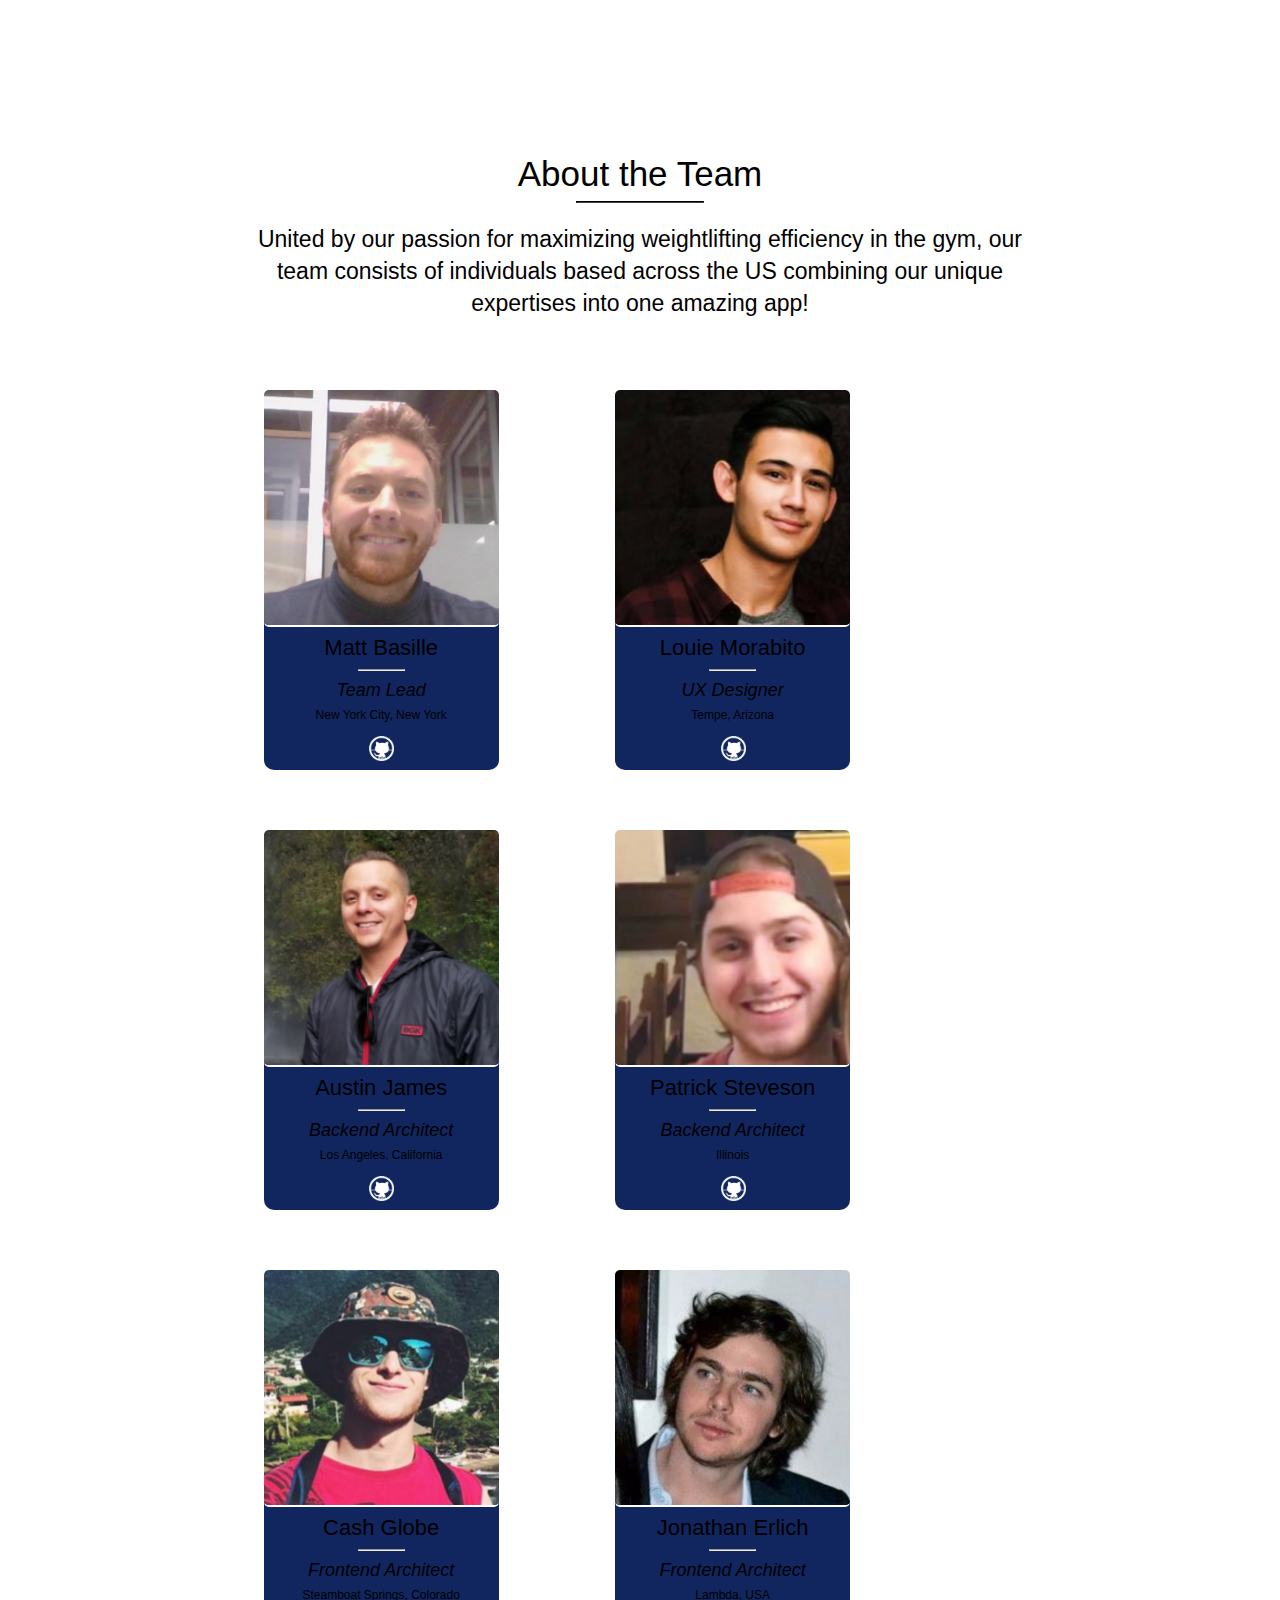
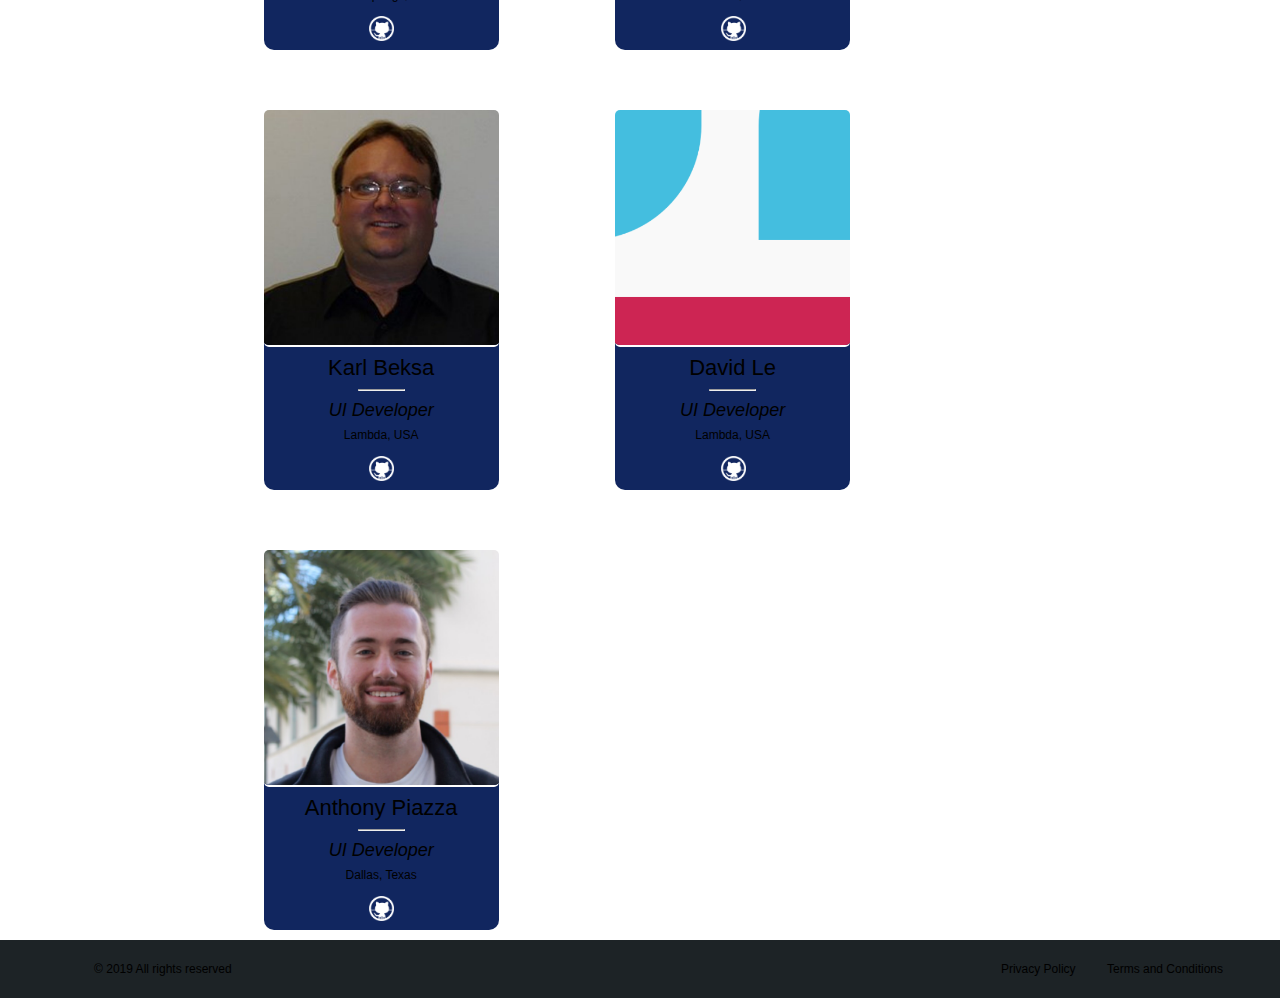
<file: about.html>
<!doctype html>

<html lang="en">
<head>
  <meta charset="utf-8">
  <meta name= "viewport" content="width=device-width, initial-scale=1.0">
  <title>About LambdaFit</title>

  <link rel="stylesheet" href="css/index.css">
  <link href="https://fonts.googleapis.com/css?family=Karla&display=swap" rel="stylesheet">
</head>
<body>
  <script defer="defer" src="./js/about.js"></script>
  <header>
      <section class="nav-bar dropdown">
        <a class="nav-items dropdown-button"><h1>LambdaFIT</h1></a>
        <nav class="nav dropdown-content dropdown-hidden">
          <a class="nav-items dropdown-link" href="index.html">Home</a>
          <a class="nav-items dropdown-link" href="about.html">About</a>      
          <a class="nav-items dropdown-link" href="https://boring-euclid-601ad3.netlify.com/">Register</a>
        </nav>
      </section>  
    </header>
  <section class="team-member-headline">
    <div>
      <h1>About the Team</h1>
      <hr>
      <p>United by our passion for maximizing weightlifting efficiency in the gym, our team consists of individuals based across the US combining our unique expertises into one amazing app!</p>
    </div>
  </section>
<section class="profiles">
    <section class="team-member border-blank">
      <div class="team-image">
        <img src="img/matt.png" alt="Matt Basille">
      </div>
      <div class="team-member-info">
        <h2>Matt Basille</h2>
        <hr>
        <h3>Team Lead</h3>
        <p>New York City, New York</p>
        <a href="https://github.com/mattbasile"><img src="img/github.png" alt="Github Logo"></a>
      </div>
    </section>
    
    <section class="team-member border-blank">
      <div class="team-image">
        <img src="img/louie.png" alt="Louie Morabito">
      </div>
      <div class="team-member-info">
        <h2>Louie Morabito</h2>
        <hr>
        <h3>UX Designer</h3>
        <p>Tempe, Arizona</p>
        <a href="https://github.com/1ouie"><img src="img/github.png" alt="Github Logo"></a>
      </div>
    </section>

    <section class="team-member border-blank">
      <div class="team-image">
        <img src="img/austin.png" alt="Austin James">
      </div>
      <div class="team-member-info">
        <h2>Austin James</h2>
        <hr>
        <h3>Backend Architect</h3>
        <p>Los Angeles, California</p>
        <a href="https://github.com/AJLambda"><img src="img/github.png" alt="Github Logo"></a>
      </div>
    </section>

    <section class="team-member border-blank">
      <div class="team-image">
        <img src="img/patrick.png" alt="Patrick Steveson">
      </div>
      <div class="team-member-info">
        <h2>Patrick Steveson</h2>
        <hr>
        <h3>Backend Architect</h3>
        <p>Illinois</p>
        <a href="https://github.com/Mrsteveson"><img src="img/github.png" alt="Github Logo"></a>
      </div>
    </section>

    <section class="team-member border-blank">
      <div class="team-image">
        <img src="img/cash.png" alt="Cash Globe">
      </div>
      <div class="team-member-info">
        <h2>Cash Globe</h2>
        <hr>
        <h3>Frontend Architect</h3>
        <p>Steamboat Springs, Colorado</p>
        <a href="https://github.com/cashcoder88"><img src="img/github.png" alt="Github Logo"></a>
      </div>
    </section>

    <section class="team-member border-blank">
      <div class="team-image">
        <img src="img/jonathan.png" alt="Jonathan Erlich">
      </div>
      <div class="team-member-info">
        <h2>Jonathan Erlich</h2>
        <hr>
        <h3>Frontend Architect</h3>
        <p>Lambda, USA</p>
        <a href="#"><img src="img/github.png" alt="Github Logo"></a>
      </div>
    </section>

    <section class="team-member border-blank">
      <div class="team-image">
        <img src="img/karl.png" alt="Karl Beksa">
      </div>
      <div class="team-member-info">
        <h2>Karl Beksa</h2>
        <hr>
        <h3>UI Developer</h3>
        <p>Lambda, USA</p>
        <a href="https://github.com/karl2365"><img src="img/github.png" alt="Github Logo"></a>
      </div>
    </section>   

    <section class="team-member border-blank">
      <div class="team-image">
        <img src="img/david.png" alt="David Le">
      </div>
      <div class="team-member-info">
        <h2>David Le</h2>
        <hr>
        <h3>UI Developer</h3>
        <p>Lambda, USA</p>
        <a href="https://github.com/davidl702"><img src="img/github.png" alt="Github Logo"></a>
      </div>
    </section>

    <section class="team-member border-blank">
      <div class="team-image">
        <img src="img/anthony.png" alt="Anthony Piazza">
      </div>
      <div class="team-member-info">
        <h2>Anthony Piazza</h2>
        <hr>
        <h3>UI Developer</h3>
        <p>Dallas, Texas</p>
        <a href="https://github.com/anthonypiazza"><img src="img/github.png" alt="Github Logo"></a>
      </div>
    </section>  
  </section>                  
</body>
<footer>
    <div class="copyright">
      <p>©  2019 All rights reserved</p>
    </div>  
    <div class="disclaimers">  
      <a class="privacy">Privacy Policy</a>
      <a>Terms and Conditions</a>
    </div>
  </footer>
</file>
<file: css/index.css>
/* http://meyerweb.com/eric/tools/css/reset/ 
   v2.0 | 20110126
   License: none (public domain)
*/
html,
body,
div,
span,
applet,
object,
iframe,
h1,
h2,
h3,
h4,
h5,
h6,
p,
blockquote,
pre,
a,
abbr,
acronym,
address,
big,
cite,
code,
del,
dfn,
em,
img,
ins,
kbd,
q,
s,
samp,
small,
strike,
strong,
sub,
sup,
tt,
var,
b,
u,
i,
center,
dl,
dt,
dd,
ol,
ul,
li,
fieldset,
form,
label,
legend,
table,
caption,
tbody,
tfoot,
thead,
tr,
th,
td,
article,
aside,
canvas,
details,
embed,
figure,
figcaption,
footer,
header,
hgroup,
menu,
nav,
output,
ruby,
section,
summary,
time,
mark,
audio,
video {
  margin: 0;
  padding: 0;
  border: 0;
  font-size: 100%;
  font: inherit;
  vertical-align: baseline;
}
/* HTML5 display-role reset for older browsers */
article,
aside,
details,
figcaption,
figure,
footer,
header,
hgroup,
menu,
nav,
section {
  display: block;
}
body {
  line-height: 1;
}
ol,
ul {
  list-style: none;
}
blockquote,
q {
  quotes: none;
}
blockquote:before,
blockquote:after,
q:before,
q:after {
  content: '';
  content: none;
}
table {
  border-collapse: collapse;
  border-spacing: 0;
}
* {
  box-sizing: border-box;
}
html {
  font-size: 62.5%;
  max-width: 3000px;
}
html,
body {
  font-family: 'Montserrat', sans-serif;
  margin: 0 auto;
}
img {
  max-width: 100%;
  height: auto;
}
body {
  box-sizing: border-box;
  max-width: 1440px;
  margin: 0px auto;
}
.nav-bar {
  display: flex;
  justify-content: space-between;
  padding: 20px 0%;
}
.nav-bar .nav {
  width: 33%;
  margin-left: 2.8%;
  margin-top: 5px;
}
.nav-bar .nav a {
  text-decoration: none;
  color: black;
  padding-right: 6.3%;
  justify-content: space-evenly;
  font-size: 1.6rem;
}
.nav-bar div {
  width: 33%;
}
.nav-bar div .nav-logo > h1 {
  font-family: 'Montserrat', sans-serif;
  font-style: normal;
  font-weight: bold;
  font-size: 24.5px;
  text-align: center;
  text-transform: uppercase;
  margin-right: 8.2%;
}
.nav-bar div .cta {
  margin-left: 61.5%;
}
.nav-bar div .cta button {
  margin-top: -8px;
  padding: 10px 8.8%;
  border-radius: 5px;
  background-color: black;
  font-family: 'Montserrat', sans-serif;
  text-decoration: none;
  color: white;
  cursor: pointer;
}
.hero-content {
  margin-top: -9px;
  display: flex;
  flex-direction: column;
  background-color: black;
}
.hero-content .hero-text div > h1 {
  text-align: center;
  font-size: 5rem;
  font-family: 'Montserrat', sans-serif;
  margin-top: 83px;
  color: white;
}
.hero-content .hero-text div > p {
  text-align: center;
  padding: 0px 30%;
  font-size: 2rem;
  margin-top: 14px;
  line-height: 1.25;
  color: #808080;
}
.hero-content .hero-text a {
  display: flex;
  justify-content: center;
  text-decoration: none;
  margin-top: 11px;
}
.hero-content .hero-text a button {
  font-size: 2rem;
  font-family: 'Montserrat', sans-serif;
  padding: 16px 4.4%;
  border-radius: 5px;
  cursor: pointer;
  background-color: white;
}
.hero-content .hero-image {
  margin: 55px 22.2% 0px 22.2%;
}
.hero-content .hero-image img {
  width: 100%;
  height: auto;
  border-top-left-radius: 5px;
  border-top-right-radius: 5px;
  margin-bottom: -2px;
}
.problem {
  background-color: #f2f2f2;
  padding-top: 77px;
  display: flex;
  flex-direction: column;
  padding-bottom: 10px;
}
.problem .problem-text h2 {
  font-size: 2.4rem;
  text-align: center;
}
.problem .problem-text p {
  font-size: 1.8rem;
  text-align: center;
  margin-top: 40px;
  padding: 0px 28%;
  line-height: 1.4;
}
.problem .boxes {
  display: flex;
  flex-direction: row;
  justify-content: center;
}
.problem .boxes div {
  background-color: black;
  margin: 60px 2.68%;
  padding: 15px 3.2%;
}
.products {
  display: flex;
  flex-direction: row-reverse;
  padding-top: 5px;
  margin-top: -5px;
  margin-bottom: -3px;
}
.products .products-text {
  width: 50%;
  padding-left: 8%;
  padding-top: 184px;
}
.products .products-text h2 {
  font-family: 'Montserrat', sans-serif;
  font-size: 2.2rem;
  font-weight: bolder;
}
.products .products-text p {
  margin-top: 45px;
  line-height: 1.45;
  padding-right: 28%;
  font-size: 2rem;
}
.products .products-text .learn-more button {
  margin-top: 28px;
  letter-spacing: 0.3px;
  border: 1px solid black;
  padding: 19px 8.3%;
  border-radius: 5px;
  background-color: white;
  font-family: 'Montserrat', sans-serif;
  text-decoration: none;
  font-size: 1.7rem;
  color: black;
  cursor: pointer;
}
.products .products-image {
  width: 50%;
  background-color: black;
}
.products .products-image div {
  margin: 118px 27.6% 120px 27.6%;
  display: flex;
  justify-content: center;
  align-items: center;
  padding: 59.5px 0% 59.5px 0%;
  background-color: white;
  border-radius: 5px;
}
.products .products-image div marging img {
  width: 100%;
  height: auto;
}
.products-2 {
  display: flex;
  flex-direction: row;
  padding-top: 5px;
  margin-top: -5px;
  margin-bottom: -3px;
}
.products-2 .products-text {
  background-color: #f2f2f2;
  width: 50%;
  padding-left: 9.3%;
  padding-top: 191px;
}
.products-2 .products-text h2 {
  font-family: 'Montserrat', sans-serif;
  font-size: 2.2rem;
  font-weight: bolder;
}
.products-2 .products-text p {
  margin-top: 45px;
  line-height: 1.45;
  padding-right: 28%;
  font-size: 2rem;
}
.products-2 .products-text .learn-more button {
  margin-top: 26px;
  margin-left: 0.38%;
  letter-spacing: 0.3px;
  border: 1px solid black;
  padding: 19px 8.5%;
  border-radius: 5px;
  background-color: white;
  font-family: 'Montserrat', sans-serif;
  text-decoration: none;
  font-size: 1.7rem;
  color: black;
  cursor: pointer;
}
.products-2 .products-image {
  width: 50%;
  background-color: black;
}
.products-2 .products-image div {
  margin: 125px 27.6% 120px 27.6%;
  display: flex;
  justify-content: center;
  align-items: center;
  padding: 89.5px 0% 89.5px 0%;
  background-color: white;
  border-radius: 5px;
}
.products-2 .products-image div marging img {
  width: 100%;
  height: auto;
}
.products-3 {
  display: flex;
  flex-direction: row-reverse;
  padding-top: 5px;
  margin-top: -5px;
  margin-bottom: -3px;
}
.products-3 .products-text {
  width: 50%;
  padding-left: 8%;
  padding-top: 184px;
}
.products-3 .products-text h2 {
  font-family: 'Montserrat', sans-serif;
  font-size: 2.2rem;
  font-weight: bolder;
}
.products-3 .products-text p {
  margin-top: 45px;
  line-height: 1.45;
  padding-right: 28%;
  font-size: 2rem;
}
.products-3 .products-text .learn-more button {
  margin-top: 28px;
  letter-spacing: 0.3px;
  border: 1px solid black;
  padding: 19px 8.3%;
  border-radius: 5px;
  background-color: white;
  font-family: 'Montserrat', sans-serif;
  text-decoration: none;
  font-size: 1.7rem;
  color: black;
  cursor: pointer;
}
.products-3 .products-image {
  width: 50%;
  background-color: black;
}
.products-3 .products-image div {
  margin: 118px 27.6% 120px 27.6%;
  display: flex;
  justify-content: center;
  align-items: center;
  padding: 16.5px 0% 16.5px 0%;
  background-color: white;
  border-radius: 5px;
}
.products-3 .products-image div img {
  width: 108%;
  height: auto;
}
.features {
  display: flex;
  flex-direction: column;
  align-items: center;
  flex-direction: row;
  align-items: flex-start;
  margin: 40px 15%;
}
.features-text {
  width: 100%;
  padding-right: 5%;
  text-align: center;
}
.features-text h2 {
  margin: 30px 0% 2px 0%;
  font-size: 3.5rem;
}
.features-text hr {
  margin: 10px 35% 10px 35%;
}
.features-text .features-list {
  display: flex;
  flex-wrap: wrap;
  justify-content: space-around;
  margin: 10px 0% 60px 0%;
  padding: 0px 2% 0px 2%;
}
.features-text .border-blank {
  transition: transform 0.2s;
}
.features-text div {
  width: 25%;
  margin: 5px 0%;
}
.features-text img {
  background-color: white;
  border-radius: 18px;
  margin-top: 40px;
}
.features-text h2 {
  font-size: 1.8rem;
  margin: 10px 0% 10px 0%;
}
.features-text p {
  font-size: 1.5rem;
  line-height: 1.3;
  padding: 10px 15% 0px 15%;
}
.features-text hr {
  margin: 0px 40%;
}
.features-image {
  display: none;
}
@media (min-width:1000px) {
  .flash-border {
    transform: scale(1.1);
  }
}
footer {
  background-color: #1d2326;
  padding: 10px 0%;
  width: 100%;
  display: flex;
  flex-direction: column;
  align-items: center;
  line-height: 1.5;
  margin-top: -2px;
}
@media (min-width:1000px) {
  footer {
    display: flex;
    flex-direction: row;
    justify-content: flex-end;
    padding: 20px 0%;
    font-size: 1.2rem;
  }
}
@media (min-width:1000px) {
  footer .copyright {
    width: 50%;
  }
}
footer .copyright p {
  text-align: center;
  font-size: 1.5rem;
}
@media (min-width:1000px) {
  footer .copyright p {
    font-size: 1.2rem;
    text-align: left;
    padding: 0px 15%;
  }
}
footer .disclaimers {
  width: 100%;
  display: flex;
  flex-direction: column;
  align-items: center;
}
@media (min-width:1000px) {
  footer .disclaimers {
    width: 50%;
    justify-content: flex-end;
    margin-right: 2%;
    flex-direction: row;
  }
}
footer .disclaimers a:hover {
  -webkit-text-stroke: 1px white;
}
@media (min-width:1000px) {
  footer .disclaimers a {
    text-align: right;
    margin-right: 5%;
  }
}
.team-member-headline {
  font-size: 3.5rem;
  text-align: center;
  margin-top: 60px;
}
.team-member-headline hr {
  margin: 10px 35%;
  border-color: #3a4347;
}
@media (min-width:1000px) {
  .team-member-headline hr {
    margin: 10px 45%;
  }
}
.team-member-headline p {
  font-size: 1.5rem;
  padding: 10px 13%;
  line-height: 1.4;
}
@media (min-width:1000px) {
  .team-member-headline p {
    font-size: 2.3rem;
    padding: 10px 19%;
  }
}
@media (min-width:1000px) {
  .profiles {
    display: flex;
    flex-wrap: wrap;
    margin: 0px 15%;
  }
}
.team-member {
  border-radius: 10px;
  margin: 60px 25% 0px 25%;
  background-color: #11265f;
}
@media (min-width:1000px) {
  .team-member {
    margin: 60px 5% 0px 8%;
  }
}
@media (min-width:1000px) {
  .team-member .border-blank {
    transition: transform 0.2s;
  }
}
.team-member .team-image {
  display: flex;
  flex-direction: column;
  align-content: center;
}
.team-member .team-image img {
  height: 237px;
  border-radius: 5px;
  border-bottom: white solid 2px;
}
.team-member .team-member-info {
  font-size: 2.2rem;
}
.team-member .team-member-info h2 {
  text-align: center;
  margin: 10px 0%;
}
.team-member .team-member-info hr {
  margin: 10px 40%;
}
.team-member .team-member-info h3 {
  text-align: center;
  font-style: italic;
  padding-bottom: 10px;
  font-size: 1.8rem;
}
.team-member .team-member-info p {
  text-align: center;
  padding-bottom: 10px;
  font-size: 1.2rem;
}
.team-member .team-member-info img {
  height: 25px;
  margin: 5px 45%;
}
footer {
  margin-top: 10px;
}
.dropdown {
  cursor: pointer;
}
.dropdown .dropdown-button {
  padding: 15px;
  border: 3px solid #ffffff;
  color: #ffffff;
  font-size: 20px;
  font-weight: bold;
}
.dropdown .dropdown-button:hover {
  background-color: black;
}
.dropdown .dropdown-content {
  width: 100%;
  position: absolute;
  background-color: #ffffff;
  display: flex;
  flex-direction: column;
  align-items: center;
  margin-top: 10px;
  border: 2.5px solid #bb1333;
}
.dropdown .dropdown-link {
  width: 100%;
  text-align: center;
  padding: 15px 0;
  font-size: 18px;
  text-decoration: none;
  color: #bb1333;
}
.dropdown .dropdown-link:hover {
  color: #ffffff;
  background-color: #bb1333;
}
.dropdown .dropdown-hidden {
  display: none;
}
@media (min-width:1000px) {
  .flash-border {
    transform: scale(1.1);
  }
}
</file>
